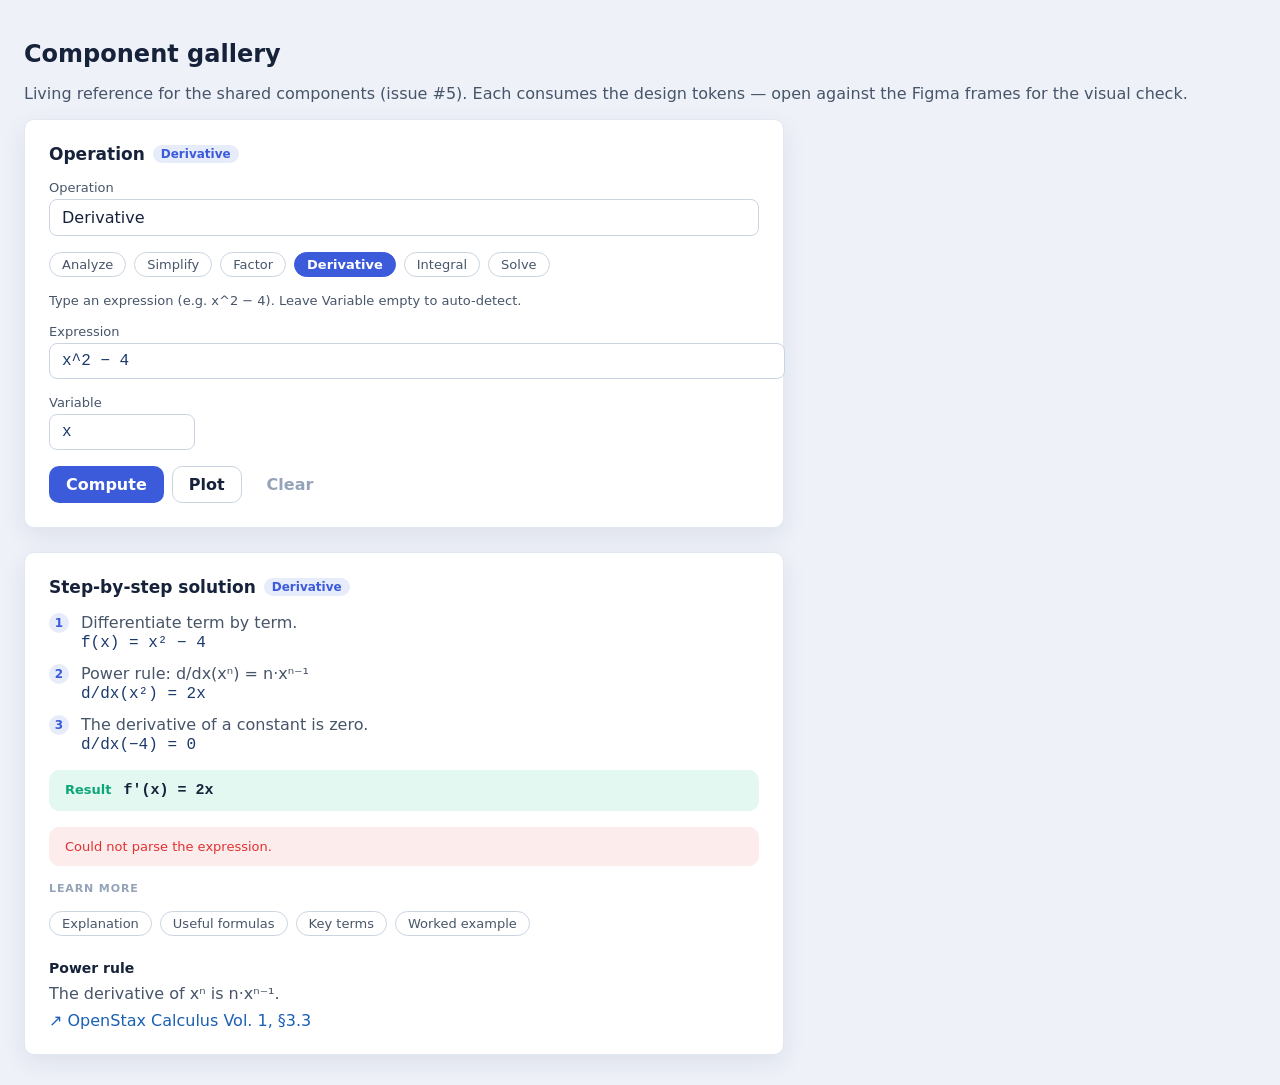
<file: study_calc/web/frontend/gallery.html>
<!DOCTYPE html>
<html lang="en">
<head>
  <meta charset="utf-8">
  <meta name="viewport" content="width=device-width, initial-scale=1">
  <title>Components — Study Calculator</title>
  <link rel="stylesheet" href="tokens.css">
  <link rel="stylesheet" href="components.css">
  <style>
    body { margin: 0; background: var(--color-bg-app); font-family: var(--font-family-sans);
           color: var(--color-text-body); padding: var(--space-2xl); }
    h1 { color: var(--color-text-strong); font-size: var(--font-size-2xl); }
    .gallery { display: grid; gap: var(--space-2xl); max-width: 760px; }
  </style>
</head>
<body>
  <h1>Component gallery</h1>
  <p>Living reference for the shared components (issue #5). Each consumes the
     design tokens — open against the Figma frames for the visual check.</p>
  <div id="gallery" class="gallery"></div>

  <script src="dom.js"></script>
  <script src="components.js"></script>
  <script>
    'use strict';
    const g = document.getElementById('gallery');

    // InputCard-style example.
    g.append(UI.card({
      title: 'Operation', badge: 'Derivative',
      body: [
        UI.select({ label: 'Operation', value: 'derivative', options: [
          { value: 'simplify', label: 'Simplify' },
          { value: 'derivative', label: 'Derivative' },
          { value: 'integral', label: 'Integral' },
        ] }),
        UI.chips({ items: [
          { id: 'analyze', label: 'Analyze' }, { id: 'simplify', label: 'Simplify' },
          { id: 'factor', label: 'Factor' }, { id: 'derivative', label: 'Derivative' },
          { id: 'integral', label: 'Integral' }, { id: 'solve', label: 'Solve' },
        ], active: 'derivative' }),
        UI.hint('Type an expression (e.g. x^2 − 4). Leave Variable empty to auto-detect.'),
        UI.textInput({ label: 'Expression', value: 'x^2 − 4', mono: true }),
        UI.textInput({ label: 'Variable', value: 'x', mono: true, width: '120px' }),
        h('div', { class: 'chips' }, [
          UI.button({ label: 'Compute', variant: 'primary' }),
          UI.button({ label: 'Plot', variant: 'secondary' }),
          UI.button({ label: 'Clear', variant: 'ghost' }),
        ]),
      ],
    }));

    // SolutionCard-style example.
    g.append(UI.card({
      title: 'Step-by-step solution', badge: 'Derivative',
      body: [
        UI.steps([
          { text: 'Differentiate term by term.', formula: 'f(x) = x² − 4' },
          { text: 'Power rule: d/dx(xⁿ) = n·xⁿ⁻¹', formula: 'd/dx(x²) = 2x' },
          { text: 'The derivative of a constant is zero.', formula: 'd/dx(−4) = 0' },
        ]),
        UI.result({ label: 'Result', value: "f'(x) = 2x" }),
        UI.errorStrip('Could not parse the expression.'),
        UI.eyebrow('Learn more'),
        UI.chips({ items: [
          { id: 'expl', label: 'Explanation' }, { id: 'formulas', label: 'Useful formulas' },
          { id: 'terms', label: 'Key terms' }, { id: 'example', label: 'Worked example' },
        ] }),
        UI.rich([
          { kind: 'heading', text: 'Power rule' },
          { kind: 'body', text: 'The derivative of xⁿ is n·xⁿ⁻¹.' },
          { kind: 'link', text: '↗ OpenStax Calculus Vol. 1, §3.3', href: 'https://openstax.org' },
        ]),
      ],
    }));
  </script>
</body>
</html>
</file>
<file: study_calc/web/frontend/tokens.css>
/* GENERATED from study_calc/web/tokens.json by study_calc/web/tokens.py — do not edit by hand. */
/* Regenerate with: python -m study_calc.web.tokens */
:root {
  /* color */
  --color-bg-app: #eef1f8;
  --color-bg-surface: #ffffff;
  --color-bg-subtle: #f7f9fc;
  --color-bg-nav: #0f1b2d;
  --color-bg-nav-active: #1e3a6b;
  --color-brand-primary: #3b5bdb;
  --color-brand-hover: #2f49b2;
  --color-brand-soft: #e7ecfb;
  --color-accent-link: #1a5fb4;
  --color-success: #0ca678;
  --color-success-soft: #e3f8f1;
  --color-danger: #e03131;
  --color-danger-soft: #fdecec;
  --color-warn-soft: #fff4e2;
  --color-text-strong: #16213a;
  --color-text-body: #475569;
  --color-text-muted: #94a3b8;
  --color-text-on-dark: #e8edf6;
  --color-text-on-brand: #ffffff;
  --color-border: #e2e8f0;
  --color-border-strong: #cbd5e1;
  --color-formula: #1b3a6b;
  /* font-family */
  --font-family-sans: Inter, system-ui, -apple-system, 'Segoe UI', Roboto, 'Helvetica Neue', Arial, sans-serif;
  --font-family-mono: 'JetBrains Mono', ui-monospace, SFMono-Regular, Menlo, Consolas, monospace;
  /* font-weight */
  --font-weight-regular: 400;
  --font-weight-medium: 500;
  --font-weight-semibold: 600;
  --font-weight-bold: 700;
  /* font-size */
  --font-size-eyebrow: 11px;
  --font-size-xs: 12px;
  --font-size-sm: 13px;
  --font-size-base: 14px;
  --font-size-md: 15px;
  --font-size-lg: 17px;
  --font-size-xl: 18px;
  --font-size-2xl: 24px;
  /* line-height */
  --line-height-tight: 1.2;
  --line-height-normal: 1.4;
  --line-height-relaxed: 1.5;
  /* space */
  --space-3xs: 2px;
  --space-2xs: 4px;
  --space-xs: 6px;
  --space-sm: 8px;
  --space-md: 12px;
  --space-lg: 16px;
  --space-xl: 20px;
  --space-2xl: 24px;
  --space-3xl: 32px;
  /* radius */
  --radius-xs: 2px;
  --radius-sm: 8px;
  --radius-md: 10px;
  --radius-lg: 16px;
  --radius-pill: 999px;
  /* elevation */
  --elevation-none: none;
  --elevation-sm: 0 1px 2px rgba(26, 41, 77, 0.06);
  --elevation-card: 0 8px 24px rgba(26, 41, 77, 0.08);
  --elevation-raised: 0 12px 32px rgba(26, 41, 77, 0.12);
  /* series */
  --series-alkali-metal: #fecdd3;
  --series-alkaline-earth-metal: #fed7aa;
  --series-transition-metal: #fef08a;
  --series-post-transition-metal: #bbf7d0;
  --series-metalloid: #a5f3fc;
  --series-diatomic-nonmetal: #bae6fd;
  --series-polyatomic-nonmetal: #c7d2fe;
  --series-noble-gas: #ddd6fe;
  --series-lanthanide: #fbcfe8;
  --series-actinide: #f5d0fe;
  --series-default: #e5e7eb;
}
</file>
<file: study_calc/web/frontend/components.css>
/* Shared card & control components (issue #5).
   Every value comes from the design tokens (tokens.css) — no hardcoded colors
   or sizes. These classes back the factories in components.js and are reused by
   every per-screen surface (#6–#11). */

/* ---- Focus indicators (issue #26) ----------------------------------- */
/* Every interactive control gets a visible keyboard-focus ring built on a
   design token. :focus-visible shows it for keyboard / assistive-tech users
   without flashing on a mouse click. --color-brand-primary clears 3:1 (≈5:1)
   against the light app/surface backgrounds; the dark nav rail overrides the
   ring colour to --color-text-on-dark in shell.css. */
.btn:focus-visible,
.chip:focus-visible,
.field__control:focus-visible,
.term__link:focus-visible,
.rich__link:focus-visible,
.modal__close:focus-visible,
a:focus-visible,
button:focus-visible,
input:focus-visible,
select:focus-visible,
[tabindex]:focus-visible {
  outline: 2px solid var(--color-brand-primary);
  outline-offset: 2px;
}

/* ---- Card ------------------------------------------------------------ */

.card {
  background: var(--color-bg-surface);
  border: 1px solid var(--color-border);
  border-radius: var(--radius-md);
  box-shadow: var(--elevation-card);
  padding: var(--space-2xl);
}

.card__header {
  display: flex;
  align-items: center;
  gap: var(--space-sm);
  margin-bottom: var(--space-lg);
}

.card__title {
  margin: 0;
  font-size: var(--font-size-lg);
  font-weight: var(--font-weight-semibold);
  color: var(--color-text-strong);
}

.card__body { display: flex; flex-direction: column; gap: var(--space-lg); }

/* ---- Badge / eyebrow / hint ----------------------------------------- */

.badge {
  display: inline-block;
  padding: var(--space-3xs) var(--space-sm);
  border-radius: var(--radius-pill);
  background: var(--color-brand-soft);
  color: var(--color-brand-primary);
  font-size: var(--font-size-xs);
  font-weight: var(--font-weight-semibold);
}

.eyebrow {
  margin: 0;
  font-size: var(--font-size-eyebrow);
  font-weight: var(--font-weight-semibold);
  text-transform: uppercase;
  letter-spacing: 0.08em;
  color: var(--color-text-muted);
}

.hint { margin: 0; font-size: var(--font-size-sm); color: var(--color-text-body); }

/* ---- Fields (labeled input / select) -------------------------------- */

.field { display: flex; flex-direction: column; gap: var(--space-2xs); }

.field__label {
  font-size: var(--font-size-sm);
  font-weight: var(--font-weight-medium);
  color: var(--color-text-body);
}

.field__control {
  width: 100%;
  padding: var(--space-sm) var(--space-md);
  border: 1px solid var(--color-border-strong);
  border-radius: var(--radius-sm);
  background: var(--color-bg-surface);
  color: var(--color-text-strong);
  font: inherit;
}

.field__control::placeholder { color: var(--color-text-muted); }

.field__control:focus {
  border-color: var(--color-brand-primary);
  box-shadow: 0 0 0 3px var(--color-brand-soft);
}

/* The soft halo above is decorative (low contrast). Keyboard focus additionally
   gets the shared high-contrast ring from the :focus-visible block below; a
   pointer/click focus keeps just the halo (no doubled outline). Issue #26. */
.field__control:focus:not(:focus-visible) { outline: none; }

.field__control--mono { font-family: var(--font-family-mono); color: var(--color-formula); }

.field__row { display: flex; gap: var(--space-sm); align-items: flex-end; }
.field__row .field { flex: 1 1 auto; }

select.field__control { appearance: none; cursor: pointer; padding-right: var(--space-xl); }

/* ---- Buttons -------------------------------------------------------- */

.btn {
  display: inline-flex;
  align-items: center;
  justify-content: center;
  gap: var(--space-2xs);
  padding: var(--space-sm) var(--space-lg);
  border: 1px solid transparent;
  border-radius: var(--radius-md);
  font: inherit;
  font-weight: var(--font-weight-semibold);
  cursor: pointer;
}

.btn:disabled { opacity: 0.5; cursor: default; }

.btn--primary { background: var(--color-brand-primary); color: var(--color-text-on-brand); }
.btn--primary:hover:not(:disabled) { background: var(--color-brand-hover); }

.btn--secondary {
  background: var(--color-bg-surface);
  border-color: var(--color-border-strong);
  color: var(--color-text-strong);
}
.btn--secondary:hover:not(:disabled) { background: var(--color-bg-subtle); }

.btn--ghost { background: none; color: var(--color-text-muted); }
.btn--ghost:hover:not(:disabled) { color: var(--color-text-body); }

/* ---- Chips / segmented control -------------------------------------- */

.chips { display: flex; flex-wrap: wrap; gap: var(--space-sm); }

.chip {
  padding: var(--space-2xs) var(--space-md);
  border: 1px solid var(--color-border-strong);
  border-radius: var(--radius-pill);
  background: var(--color-bg-surface);
  color: var(--color-text-body);
  font: inherit;
  font-size: var(--font-size-sm);
  cursor: pointer;
}

.chip:hover { border-color: var(--color-brand-primary); color: var(--color-text-strong); }

.chip--active {
  background: var(--color-brand-primary);
  border-color: var(--color-brand-primary);
  color: var(--color-text-on-brand);
  font-weight: var(--font-weight-semibold);
}

/* ---- Result / answer chip (green) ----------------------------------- */

.result {
  display: flex;
  align-items: baseline;
  gap: var(--space-md);
  padding: var(--space-md) var(--space-lg);
  border-radius: var(--radius-md);
  background: var(--color-success-soft);
}

.result__label {
  font-size: var(--font-size-sm);
  font-weight: var(--font-weight-semibold);
  color: var(--color-success);
}

.result__value {
  font-family: var(--font-family-mono);
  font-size: var(--font-size-md);
  font-weight: var(--font-weight-semibold);
  color: var(--color-text-strong);
}

/* ---- Error strip ---------------------------------------------------- */

.error-strip {
  padding: var(--space-md) var(--space-lg);
  border-radius: var(--radius-md);
  background: var(--color-danger-soft);
  color: var(--color-danger);
  font-size: var(--font-size-sm);
}

/* ---- Step-by-step list ---------------------------------------------- */

.steps { display: flex; flex-direction: column; gap: var(--space-md); margin: 0; padding: 0; list-style: none; }

.step { display: flex; gap: var(--space-md); }

.step__num {
  flex: 0 0 20px;
  width: 20px;
  height: 20px;
  border-radius: var(--radius-pill);
  background: var(--color-brand-soft);
  color: var(--color-brand-primary);
  font-size: var(--font-size-xs);
  font-weight: var(--font-weight-semibold);
  display: flex;
  align-items: center;
  justify-content: center;
}

.step__body { display: flex; flex-direction: column; gap: var(--space-3xs); }
.step__text { color: var(--color-text-body); }
.step__formula { font-family: var(--font-family-mono); color: var(--color-formula); }

/* ---- Rich text (folds the Tk _RichText vocabulary) ------------------ */

.rich { display: flex; flex-direction: column; gap: var(--space-sm); }
.rich__heading {
  margin: var(--space-sm) 0 0;
  font-size: var(--font-size-base);
  font-weight: var(--font-weight-semibold);
  color: var(--color-text-strong);
}
.rich__body { margin: 0; color: var(--color-text-body); }
.rich__formula { font-family: var(--font-family-mono); color: var(--color-formula); }
.rich__label { font-size: var(--font-size-sm); font-weight: var(--font-weight-medium); color: var(--color-text-body); }
.rich__link {
  color: var(--color-accent-link);
  text-decoration: none;
  cursor: pointer;
  background: none;
  border: none;
  font: inherit;
  padding: 0;
  text-align: left;
}
.rich__link:hover { text-decoration: underline; }
</file>
